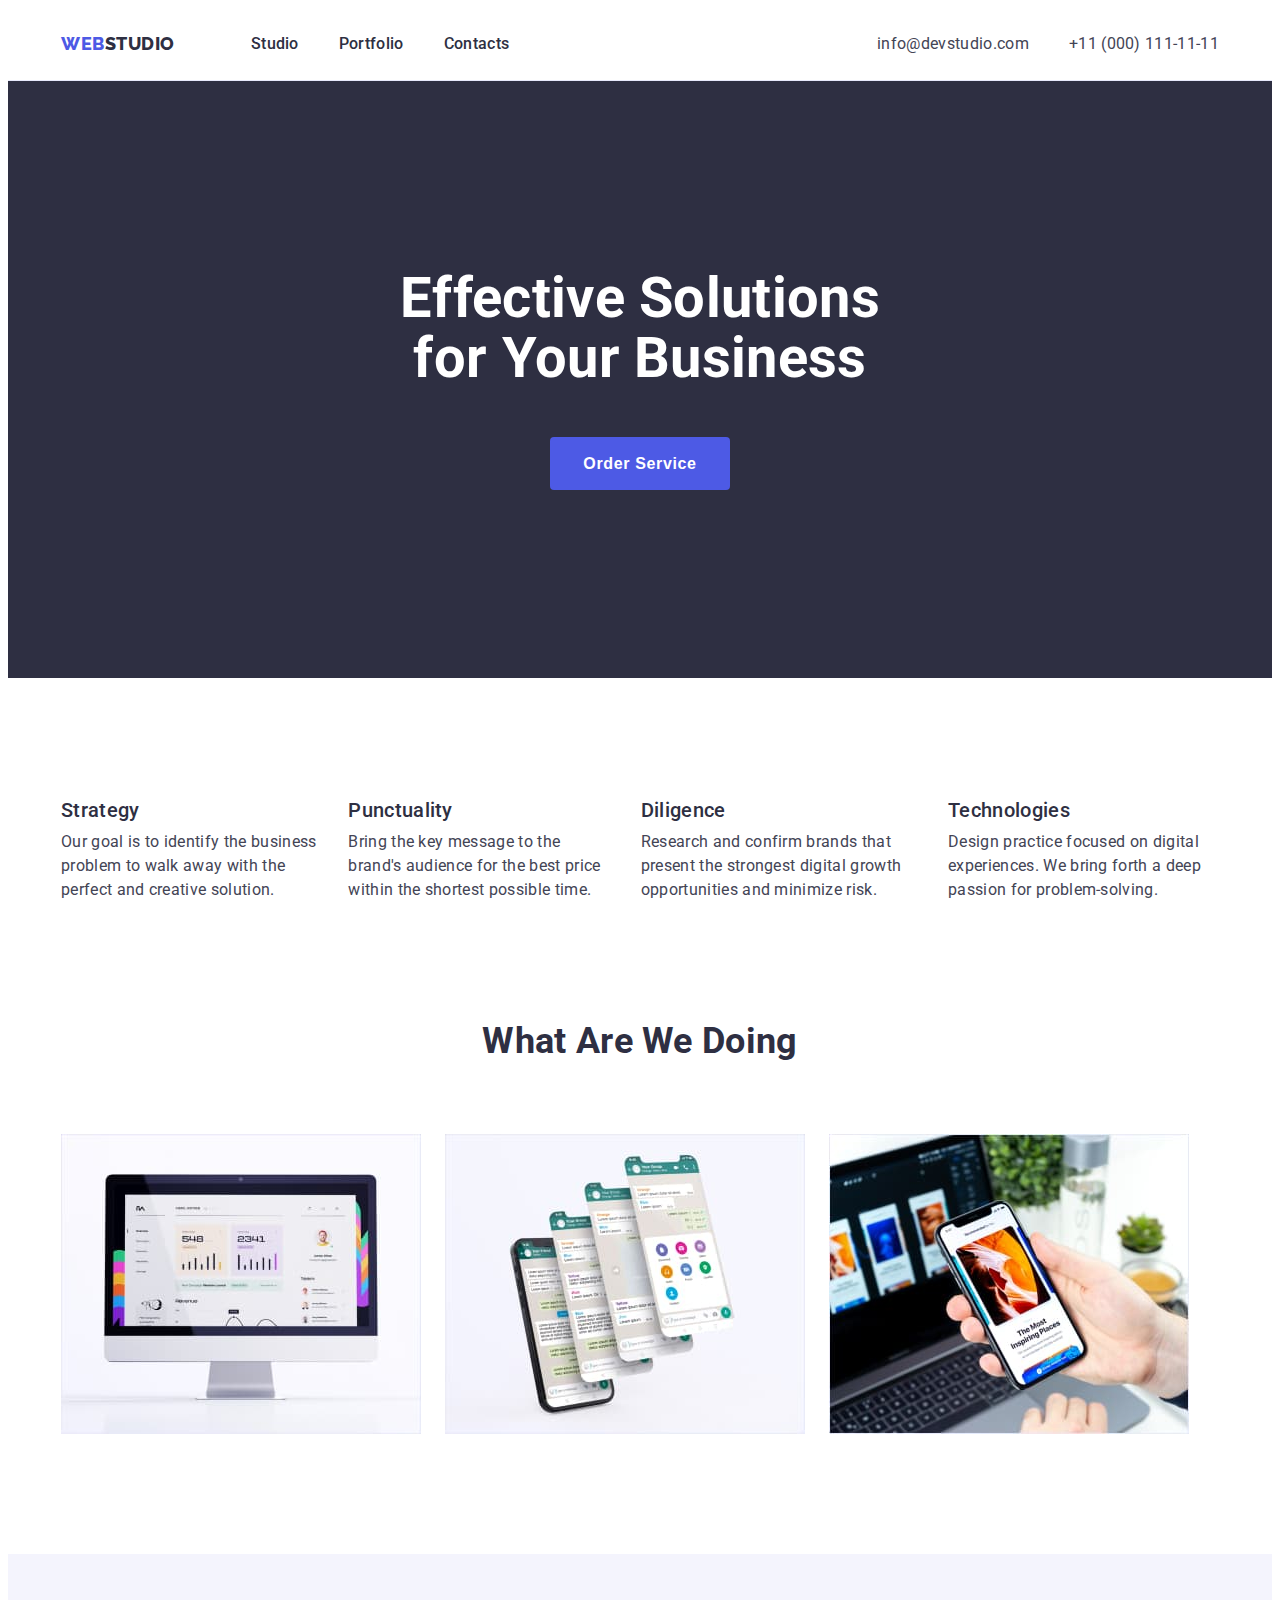
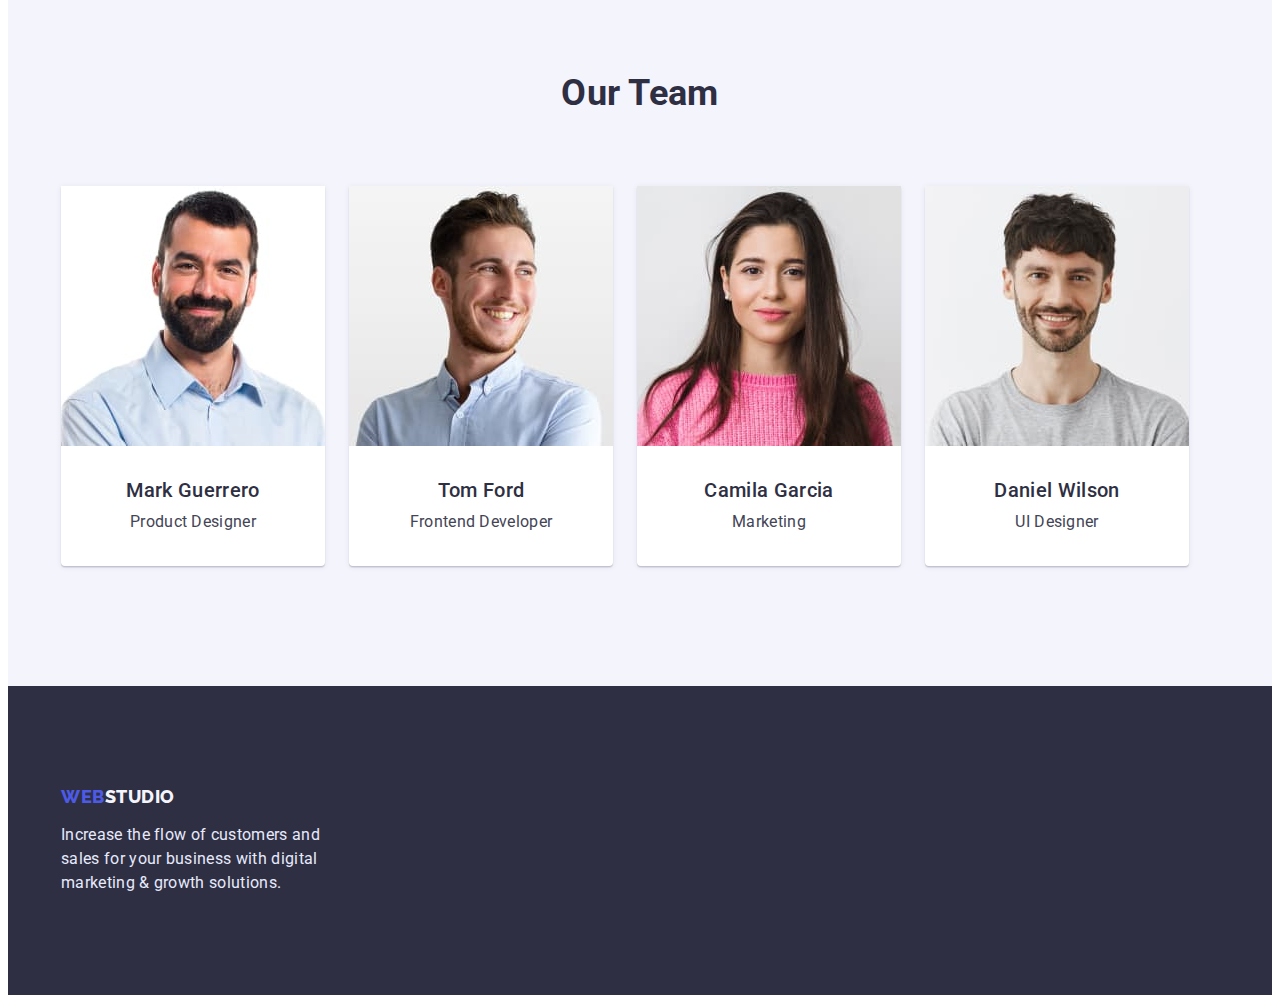
<file: index.html>
<!DOCTYPE html>
<html lang="en">
  <head>
    <meta charset="UTF-8" />
    <meta http-equiv="X-UA-Compatible" content="IE=edge" />
    <meta name="viewport" content="width=device-width, initial-scale=1.0" />
    <title>Студія</title>
    <link rel="preconnect" href="https://fonts.googleapis.com" />
    <link rel="preconnect" href="https://fonts.gstatic.com" crossorigin />
    <link
      href="https://fonts.googleapis.com/css2?family=Raleway:wght@800&family=Roboto:wght@400;500;700;900&display=swap"
      rel="stylesheet"
    />
    <link
      rel="stylesheet"
      href="https://cdnjs.cloudflare.com/ajax/libs/modern-normalize/1.1.0/modern-normalize.min.css"
      integrity="sha512-wpPYUAdjBVSE4KJnH1VR1HeZfpl1ub8YT/NKx4PuQ5NmX2tKuGu6U/JRp5y+Y8XG2tV+wKQpNHVUX03MfMFn9Q=="
      crossorigin="anonymous"
      referrerpolicy="no-referrer"
    />
    <link rel="stylesheet" href="./css/styles.css" />
  </head>
  <body>
    <header class="header">
      <div class="container header-navigation">
        <nav class="main-nav">
          <a class="logo list link" href="./index.html"
            >Web<span class="studio-header">Studio</span></a
          >
          <ul class="list">
            <li class="header-link">
              <a class="navigation link" href="./index.html">Studio</a>
            </li>
            <li class="header-link">
              <a class="navigation link" href="./portfolio.html">Portfolio</a>
            </li>
            <li class="header-link">
              <a class="navigation link" href="#">Contacts</a>
            </li>
          </ul>
        </nav>
        <ul class="list contact">
          <li class="header-link">
            <a class="contacts link" href="mailto:info@devstudio.com"
              >info@devstudio.com</a
            >
          </li>
          <li class="header-link">
            <a class="contacts link" href="tel:+110001111111"
              >+11 (000) 111-11-11</a
            >
          </li>
        </ul>
      </div>
    </header>
    <main>
      <section class="slogan">
        <div class="container">
          <h1 class="slogan-text">Effective Solutions for Your Business</h1>
          <button class="main-btn" type="button">Order Service</button>
        </div>
      </section>
      <section class="section">
        <div class="container">
          <!-- Потрібно приховати -->
          <h2 class="visually-hidden">Our advantages</h2>
          <ul class="list">
            <li class="advantages-item">
              <h3 class="subtitle">Strategy</h3>
              <p>
                Our goal is to identify the business problem to walk away with
                the perfect and creative solution.
              </p>
            </li>
            <li class="advantages-item">
              <h3 class="subtitle">Punctuality</h3>
              <p>
                Bring the key message to the brand's audience for the best price
                within the shortest possible time.
              </p>
            </li>
            <li class="advantages-item">
              <h3 class="subtitle">Diligence</h3>
              <p>
                Research and confirm brands that present the strongest digital
                growth opportunities and minimize risk.
              </p>
            </li>
            <li class="advantages-item">
              <h3 class="subtitle">Technologies</h3>
              <p>
                Design practice focused on digital experiences. We bring forth a
                deep passion for problem-solving.
              </p>
            </li>
          </ul>
        </div>
      </section>
      <section class="section no-padding">
        <div class="container">
          <h2 class="title">What are we doing</h2>
          <ul class="list">
            <li class="projects-item">
              <img
                src="./images/monitor.jpg"
                alt="Website on monitor"
                width="360"
              />
            </li>
            <li class="projects-item">
              <img
                src="./images/phone.jpg"
                alt="Mobile phone application"
                width="360"
              />
            </li>
            <li class="projects-item">
              <img
                src="./images/laptop.jpg"
                alt="Laptop on the table"
                width="360"
              />
            </li>
          </ul>
        </div>
      </section>
      <section class="team-list section">
        <div class="container">
          <h2 class="title">Our Team</h2>
          <ul class="list">
            <li class="team-item">
              <img
                src="./images/product-designer.jpg"
                alt="Mark Guerrero"
                width="264"
              />
              <h3 class="subtitle team">Mark Guerrero</h3>
              <p class="team">Product Designer</p>
            </li>
            <li class="team-item">
              <img
                src="./images/frontend-developer.jpg"
                alt="Tom Ford"
                width="264"
              />
              <h3 class="subtitle team">Tom Ford</h3>
              <p class="team">Frontend Developer</p>
            </li>
            <li class="team-item">
              <img
                src="./images/marketing.jpg"
                alt="Camila Garcia"
                width="264"
              />
              <h3 class="subtitle team">Camila Garcia</h3>
              <p class="team">Marketing</p>
            </li>
            <li class="team-item">
              <img
                src="./images/ui-designer.jpg"
                alt="Daniel Wilson"
                width="264"
              />
              <h3 class="subtitle team">Daniel Wilson</h3>
              <p class="team">UI Designer</p>
            </li>
          </ul>
        </div>
      </section>
    </main>
    <footer class="footer">
      <div class="container">
        <a class="logo list link logo-small" href="index.html"
          >Web<span class="studio-footer">Studio</span></a
        >
        <p>
          Increase the flow of customers and sales for your business with
          digital marketing & growth solutions.
        </p>
      </div>
    </footer>
  </body>
</html>
</file>
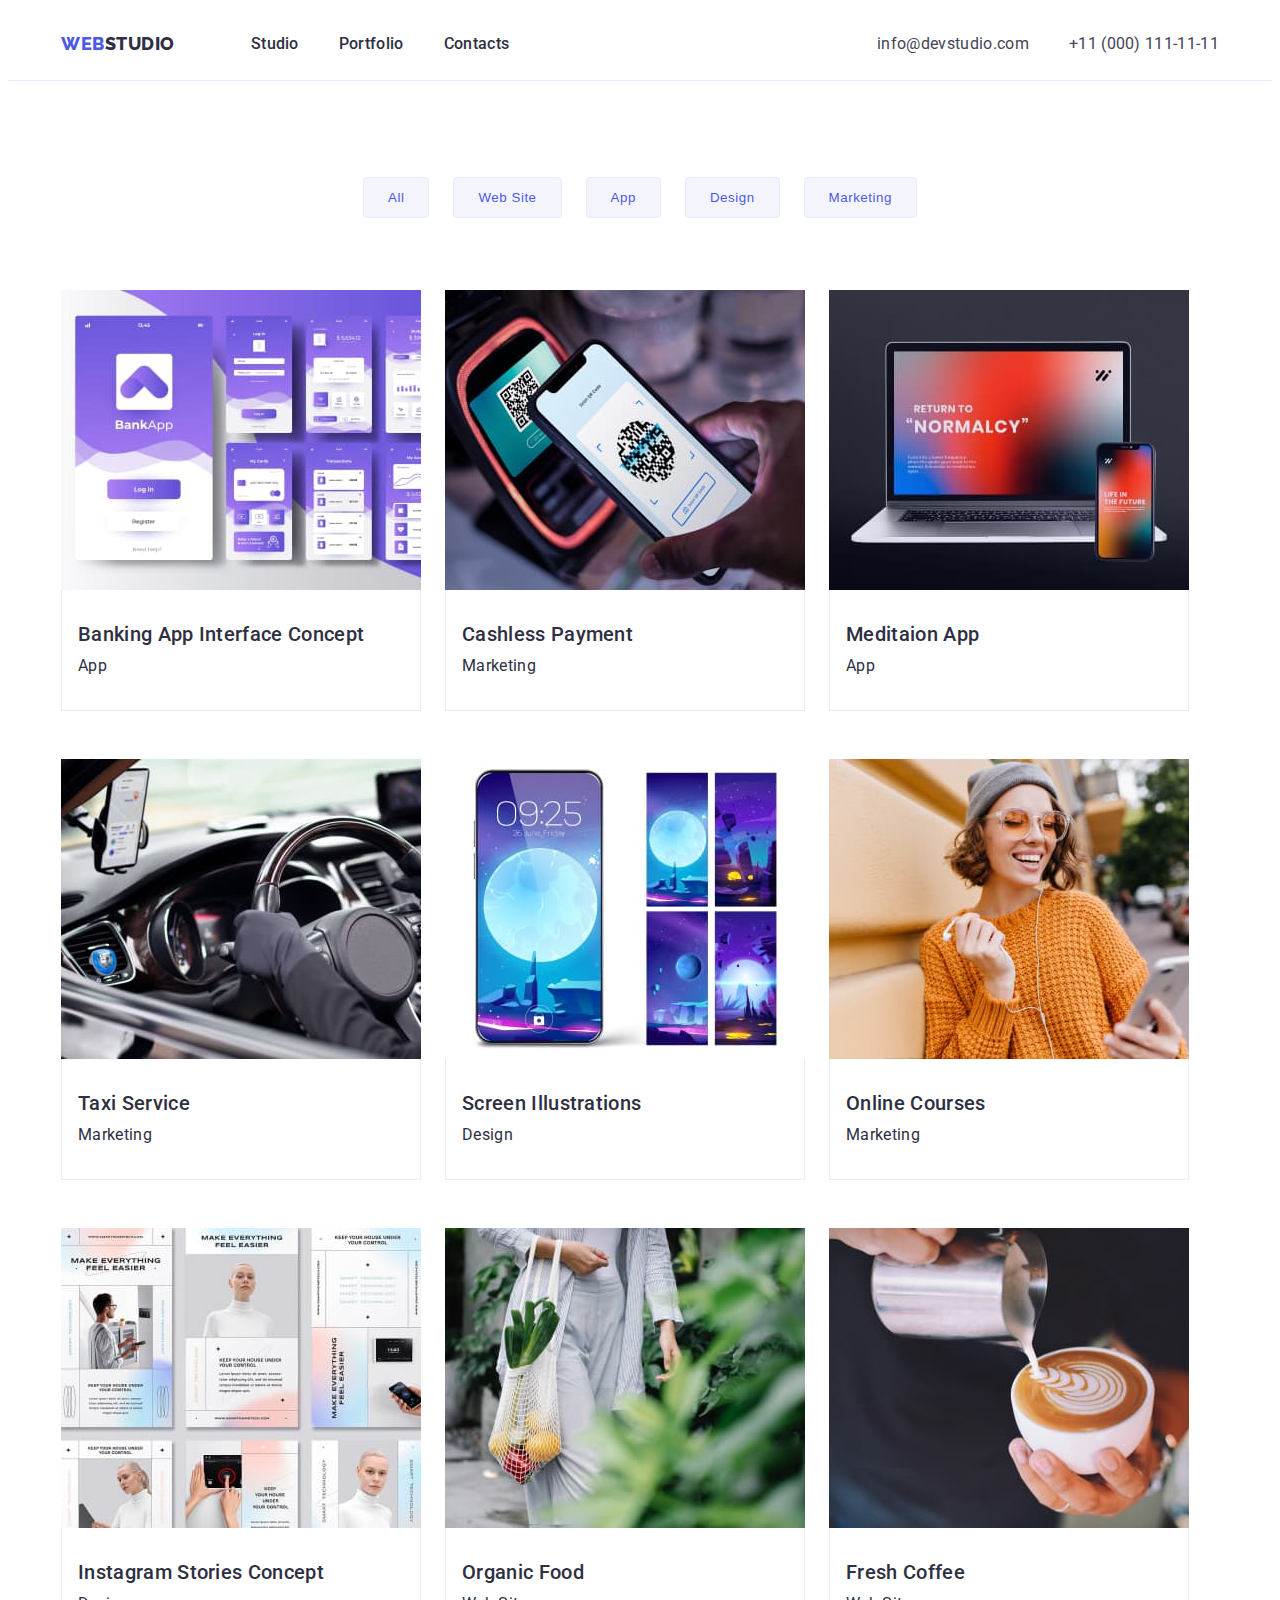
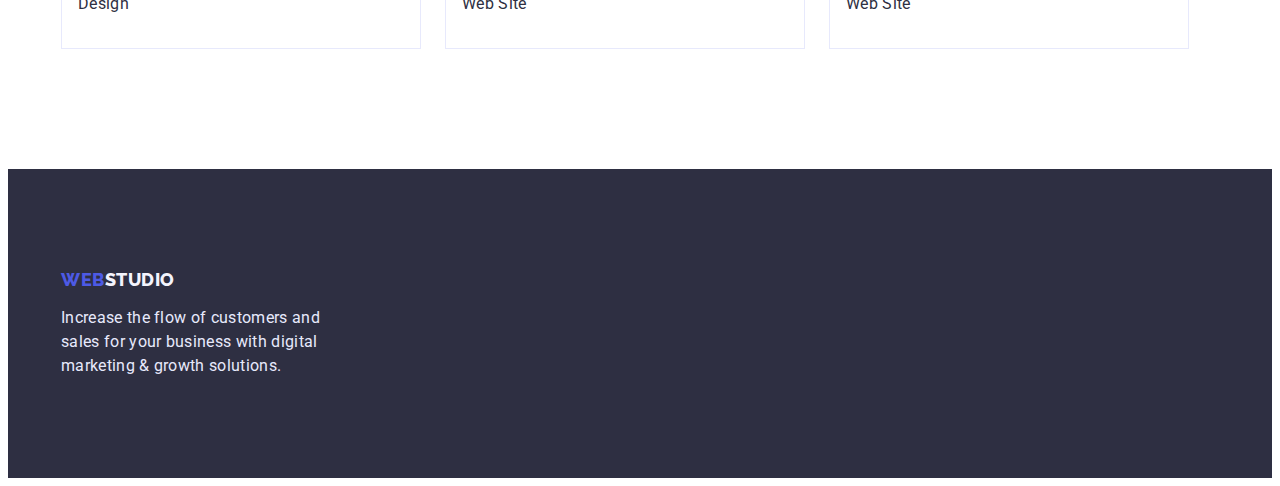
<file: portfolio.html>
<!DOCTYPE html>
<html lang="en">
  <head>
    <meta charset="UTF-8" />
    <meta http-equiv="X-UA-Compatible" content="IE=edge" />
    <meta name="viewport" content="width=device-width, initial-scale=1.0" />
    <title>Портфоліо</title>
    <link rel="preconnect" href="https://fonts.googleapis.com" />
    <link rel="preconnect" href="https://fonts.gstatic.com" crossorigin />
    <link
      href="https://fonts.googleapis.com/css2?family=Raleway:wght@800&family=Roboto:wght@400;500;700;900&display=swap"
      rel="stylesheet"
    />
    <link
      rel="stylesheet"
      href="https://cdnjs.cloudflare.com/ajax/libs/modern-normalize/1.1.0/modern-normalize.min.css"
      integrity="sha512-wpPYUAdjBVSE4KJnH1VR1HeZfpl1ub8YT/NKx4PuQ5NmX2tKuGu6U/JRp5y+Y8XG2tV+wKQpNHVUX03MfMFn9Q=="
      crossorigin="anonymous"
      referrerpolicy="no-referrer"
    />
    <link rel="stylesheet" href="./css/styles.css" />
  </head>
  <body>
    <header class="header">
      <div class="container header-navigation">
        <nav class="main-nav">
          <a class="logo list link" href="./index.html"
            >Web<span class="studio-header">Studio</span></a
          >
          <ul class="list">
            <li class="header-link">
              <a class="navigation link" href="./index.html">Studio</a>
            </li>
            <li class="header-link">
              <a class="navigation link" href="./portfolio.html">Portfolio</a>
            </li>
            <li class="header-link">
              <a class="navigation link" href="#">Contacts</a>
            </li>
          </ul>
        </nav>
        <ul class="list contact">
          <li class="header-link">
            <a class="contacts link" href="mailto:info@devstudio.com"
              >info@devstudio.com</a
            >
          </li>
          <li class="header-link">
            <a class="contacts link" href="tel:+110001111111"
              >+11 (000) 111-11-11</a
            >
          </li>
        </ul>
      </div>
    </header>
    <main>
      <section class="section-portfolio">
        <div class="container">
          <!--  Потрібно приховати -->
          <h1 class="visually-hidden">Our products</h1>
          <ul class="list filters">
            <li class="filter">
              <button class="button-filter" type="button">All</button>
            </li>
            <li class="filter">
              <button class="button-filter" type="button">Web Site</button>
            </li>
            <li class="filter">
              <button class="button-filter" type="button">App</button>
            </li>
            <li class="filter">
              <button class="button-filter" type="button">Design</button>
            </li>
            <li class="filter">
              <button class="button-filter" type="button">Marketing</button>
            </li>
          </ul>
          <ul class="list products">
            <li class="product-item">
              <a class="item-link" href="#">
                <img
                  src="./images/banking-app.jpg"
                  alt="Banking App"
                  width="360"
                />
                <div class="item-description">
                  <h2 class="item-title">Banking App Interface Concept</h2>
                  <p>App</p>
                </div>
              </a>
            </li>
            <li class="product-item">
              <a class="item-link" href="#">
                <img
                  src="./images/cashless-payment.jpg"
                  alt="Cashless payment"
                  width="360"
                />
                <div class="item-description">
                  <h2 class="item-title">Cashless Payment</h2>
                  <p>Marketing</p>
                </div>
              </a>
            </li>
            <li class="product-item">
              <a class="item-link" href="#">
                <img
                  src="./images/meditation-app.jpg"
                  alt="Laptop and phone"
                  width="360"
                />
                <div class="item-description">
                  <h2 class="item-title">Meditaion App</h2>
                  <p>App</p>
                </div>
              </a>
            </li>
            <li class="product-item">
              <a class="item-link" href="#">
                <img
                  src="./images/taxi-service.jpg"
                  alt="Interior of the car"
                  width="360"
                />
                <div class="item-description">
                  <h2 class="item-title">Taxi Service</h2>
                  <p>Marketing</p>
                </div>
              </a>
            </li>
            <li class="product-item">
              <a class="item-link" href="#">
                <img
                  src="./images/screen-illustrations.jpg"
                  alt="Phone screen"
                  width="360"
                />
                <div class="item-description">
                  <h2 class="item-title">Screen Illustrations</h2>
                  <p>Design</p>
                </div>
              </a>
            </li>
            <li class="product-item">
              <a class="item-link" href="#">
                <img
                  src="./images/online-courses.jpg"
                  alt="Smiling woman"
                  width="360"
                />
                <div class="item-description">
                  <h2 class="item-title">Online Courses</h2>
                  <p>Marketing</p>
                </div>
              </a>
            </li>
            <li class="product-item">
              <a class="item-link" href="#">
                <img
                  src="./images/instagram-stories.jpg"
                  alt="Instagram stories"
                  width="360"
                />
                <div class="item-description">
                  <h2 class="item-title">Instagram Stories Concept</h2>
                  <p>Design</p>
                </div>
              </a>
            </li>
            <li class="product-item">
              <a class="item-link" href="#">
                <img
                  src="./images/organic-food.jpg"
                  alt="Woman and fruits"
                  width="360"
                />
                <div class="item-description">
                  <h2 class="item-title">Organic Food</h2>
                  <p>Web Site</p>
                </div>
              </a>
            </li>
            <li class="product-item">
              <a class="item-link" href="#">
                <img
                  src="./images/coffee.jpg"
                  alt="Cup of coffee"
                  width="360"
                />
                <div class="item-description">
                  <h2 class="item-title">Fresh Coffee</h2>
                  <p>Web Site</p>
                </div>
              </a>
            </li>
          </ul>
        </div>
      </section>
    </main>
    <footer class="footer">
      <div class="container">
        <a class="logo list link logo-small" href="index.html"
          >Web<span class="studio-footer">Studio</span></a
        >
        <p>
          Increase the flow of customers and sales for your business with
          digital marketing & growth solutions.
        </p>
      </div>
    </footer>
  </body>
</html>
</file>
<file: css/styles.css>
:root {
  --background-primary: #e5e5e5;
  --color-brand: #4d5ae5;
  --color-white: #ffffff;
  --color-text: #434455;
  --color-primary: #2e2f42;
  --color-light: #f4f4fd;
  --color-accent: #e7e9fc;
  --color-action: #404bbf;
}
p,
h1,
h2,
h3,
h4,
h5,
h6 {
  margin: 0;
}
ul {
  margin: 0;
  padding-left: 0;
}
.container {
  width: 1158px;
  padding-left: 15px;
  padding-right: 15px;
  margin: 0 auto;
}
body {
  color: var(--color-text);
  background-color: var(--color-white);
  font-family: 'Roboto', sans-serif;
  font-size: 16px;
  line-height: 1.5;
  letter-spacing: 0.02em;
}
.header {
  background-color: var(--color-white);
  padding-top: 24px;
  padding-bottom: 24px;
  border-bottom: 1px solid var(--color-accent);
}
.main-nav {
  display: flex;
  align-items: center;
}
.main-nav .logo {
  margin-right: 76px;
}
.header-navigation {
  display: flex;
}
.contact {
  margin-left: auto;
}
.logo {
  color: var(--color-brand);
  font-family: 'Raleway', sans-serif;
  font-weight: 800;
  font-size: 18px;
  line-height: 1.33;
  letter-spacing: 0.03em;
  text-transform: uppercase;
  display: block;
}
.logo-small {
  line-height: 1.17;
}
.studio-header {
  color: var(--color-primary);
}
.studio-footer {
  color: var(--color-light);
}
.navigation {
  color: var(--color-primary);
  font-weight: 500;
}
.contacts {
  color: var(--color-text);
}

.header-link {
  margin-right: 40px;
  display: block;
}

.navigation:hover,
.navigation:focus,
.contacts:hover,
.contacts:focus {
  color: var(--color-action);
}
.link {
  text-decoration: none;
}
.list {
  list-style: none;
  display: flex;
}
.section {
  padding-top: 120px;
  padding-bottom: 120px;
}
.slogan {
  background-color: var(--color-primary);
  text-align: center;
  padding-bottom: 188px;
  padding-top: 188px;
}
.slogan-text {
  color: var(--color-white);
  font-weight: 700;
  font-size: 56px;
  line-height: 1.07;
  max-width: 494px;
  margin: 0 auto;
  margin-bottom: 48px;
}
.main-btn {
  color: var(--color-white);
  background-color: var(--color-brand);
  font-weight: 600;
  font-size: 16px;
  line-height: 1.19;
  align-items: center;
  letter-spacing: 0.04em;
  cursor: pointer;
  padding: 16px 32px;
  min-width: 169px;
  border-radius: 4px;
  border: 1px solid transparent;
  display: inline-block;
}
.main-btn:hover,
.main-btn:focus {
  background-color: var(--color-action);
}
.visually-hidden {
  position: absolute;
  white-space: nowrap;
  width: 1px;
  height: 1px;
  overflow: hidden;
  border: 0;
  padding: 0;
  clip: rect(0 0 0 0);
  clip-path: inset(50%);
  margin: -1px;
}
.subtitle {
  color: var(--color-primary);
  font-weight: 500;
  font-size: 20px;
  line-height: 1.2;
}
.advantages-item,
.projects-item,
.team-item {
  margin-right: 24px;
}
.advantages-item:last-child,
.projects-item:last-child,
.team-item:last-child,
.header-link:last-child,
.filter:last-child {
  margin-right: 0;
}
.list .subtitle {
  margin-bottom: 8px;
}

.title {
  color: var(--color-primary);
  font-weight: 700;
  font-size: 36px;
  line-height: 1.11;
  text-align: center;
  text-transform: capitalize;
}
.section .title {
  margin-bottom: 72px;
}

.no-padding {
  padding-top: 0;
}
.team-list {
  background-color: var(--color-light);
}

.team-item {
  background-color: var(--color-white);
  box-shadow: 0px 1px 6px rgba(46, 47, 66, 0.08),
    0px 1px 1px rgba(46, 47, 66, 0.16), 0px 2px 1px rgba(46, 47, 66, 0.08);
  border-radius: 0px 0px 4px 4px;
}
.team-item .subtitle {
  margin-top: 32px;
}
.team-item p {
  margin-bottom: 32px;
}
img {
  display: block;
}

.team {
  text-align: center;
}
.footer {
  color: var(--color-accent);
  background-color: var(--color-primary);
  padding-top: 100px;
  padding-bottom: 100px;
}
.footer .logo {
  margin-bottom: 16px;
}
.footer p {
  max-width: 264px;
}
.button-filter {
  color: var(--color-brand);
  background-color: var(--color-light);
  font-weight: 500;
  align-items: center;
  text-align: center;
  letter-spacing: 0.04em;
  cursor: pointer;
  padding: 12px 24px;
  border-radius: 4px;
  border: 1px solid var(--color-accent);
  display: inline-block;
}
.button-filter:hover,
.button-filter:focus {
  color: var(--color-white);
  background-color: var(--color-action);
}
.item-link {
  color: var(--color-primary);
  text-decoration: none;
  display: inline-block;
}
.item-link:hover,
.item-link:focus {
  color: var(--color-action);
}
.item-title {
  color: var(--color-primary);
  font-weight: 500;
  font-size: 20px;
  line-height: 1.2;
  margin-bottom: 8px;
}
.section-portfolio {
  padding-top: 96px;
  padding-bottom: 120px;
}
.filters {
  display: flex;
  margin-bottom: 72px;
  justify-content: center;
}
.filter {
  margin-right: 24px;
}
.products {
  display: flex;
  flex-wrap: wrap;
}
.product-item {
  margin-right: 24px;
  margin-bottom: 48px;
  max-width: 360px;
}
.product-item:nth-child(3n) {
  margin-right: 0;
}
.product-item:nth-last-child(-n + 3) {
  margin-bottom: 0;
}
.item-description {
  display: block;
  border-left: 1px solid var(--color-accent);
  border-right: 1px solid var(--color-accent);
  border-bottom: 1px solid var(--color-accent);
  padding: 32px 16px;
}
</file>
